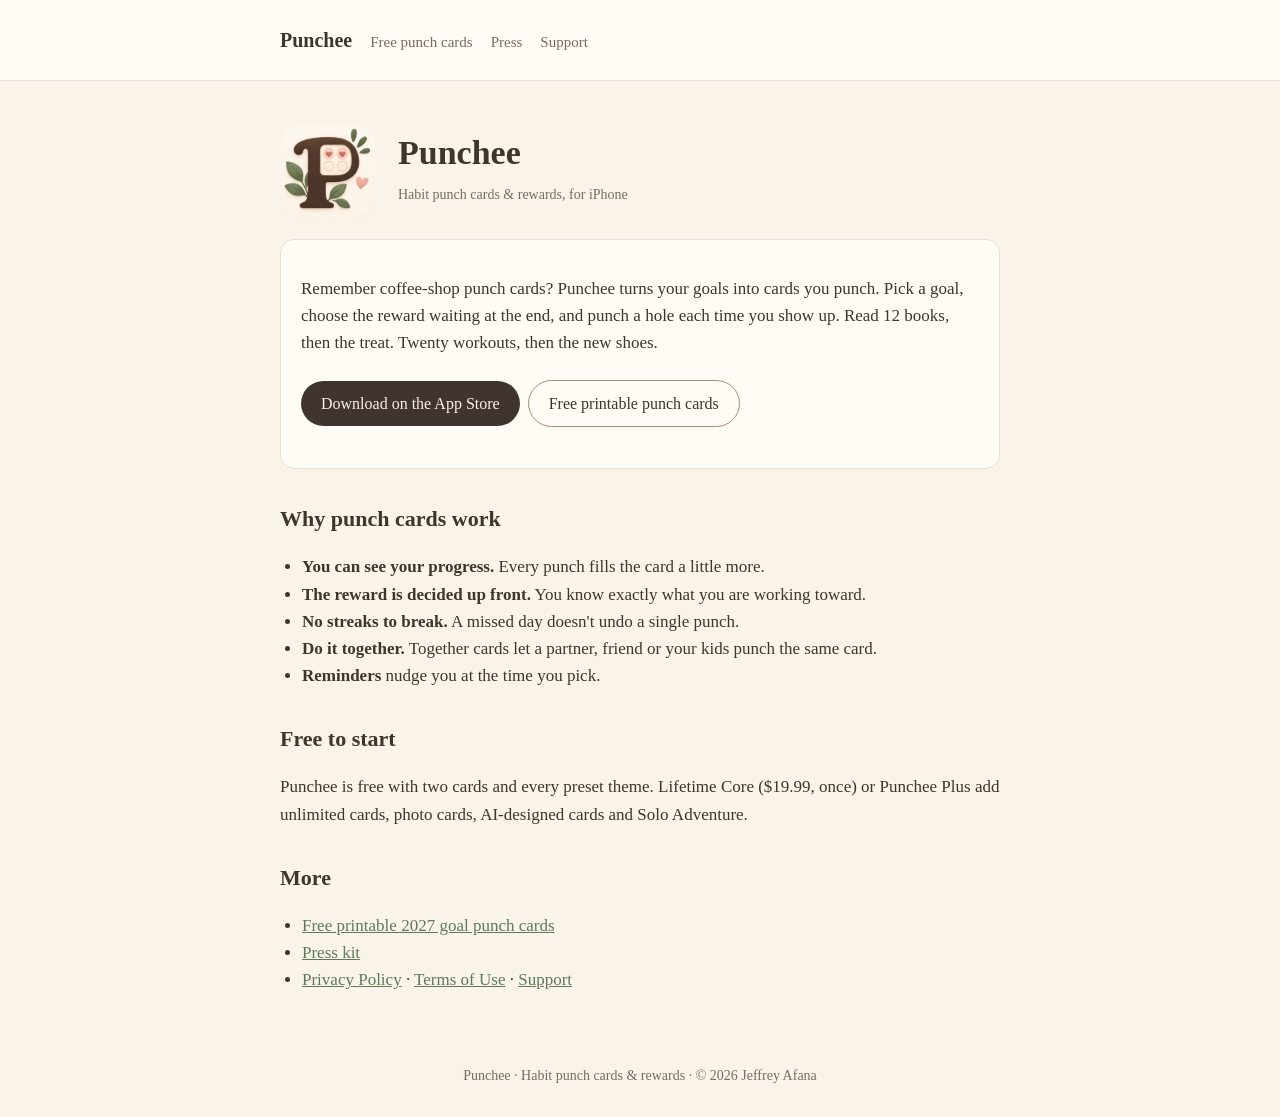
<file: index.html>
<!doctype html><html lang="en"><head><meta charset="utf-8"><meta name="viewport" content="width=device-width,initial-scale=1"><title>Punchee: habit punch cards and rewards</title><meta name="description" content="Punchee turns your goals into punch cards. Punch a hole for every step and earn the reward you chose. Free on iPhone."><meta property="og:title" content="Punchee: habit punch cards and rewards"><meta property="og:description" content="Turn your goals into punch cards and earn the reward you chose."><meta property="og:image" content="https://jfan2011.github.io/punchee-site/icon-512.png"><link rel="apple-touch-icon" href="apple-touch-icon.png"><link rel="stylesheet" href="style.css"></head><body><header><div class="wrap"><nav><a class="brand" href="index.html">Punchee</a><a href="punch-cards-2027.html">Free punch cards</a><a href="press.html">Press</a><a href="support.html">Support</a></nav></div></header><main class="wrap">
<div class="hero"><img src="icon-512.png" alt="Punchee app icon"><div><h1>Punchee</h1><p class="meta">Habit punch cards &amp; rewards, for iPhone</p></div></div>
<div class="card"><p>Remember coffee-shop punch cards? Punchee turns your goals into cards you punch. Pick a goal, choose the reward waiting at the end, and punch a hole each time you show up. Read 12 books, then the treat. Twenty workouts, then the new shoes.</p>
<p><a class="btn" href="https://apps.apple.com/app/id6800192577">Download on the App Store</a><a class="btn alt" href="punch-cards-2027.html">Free printable punch cards</a></p></div>
<h2>Why punch cards work</h2><ul>
<li><b>You can see your progress.</b> Every punch fills the card a little more.</li>
<li><b>The reward is decided up front.</b> You know exactly what you are working toward.</li>
<li><b>No streaks to break.</b> A missed day doesn't undo a single punch.</li>
<li><b>Do it together.</b> Together cards let a partner, friend or your kids punch the same card.</li>
<li><b>Reminders</b> nudge you at the time you pick.</li></ul>
<h2>Free to start</h2><p>Punchee is free with two cards and every preset theme. Lifetime Core ($19.99, once) or Punchee Plus add unlimited cards, photo cards, AI-designed cards and Solo Adventure.</p>
<h2>More</h2><ul><li><a href="punch-cards-2027.html">Free printable 2027 goal punch cards</a></li><li><a href="press.html">Press kit</a></li><li><a href="privacy.html">Privacy Policy</a> · <a href="terms.html">Terms of Use</a> · <a href="support.html">Support</a></li></ul>
</main><footer>Punchee · Habit punch cards &amp; rewards · © 2026 Jeffrey Afana</footer></body></html>
</file>
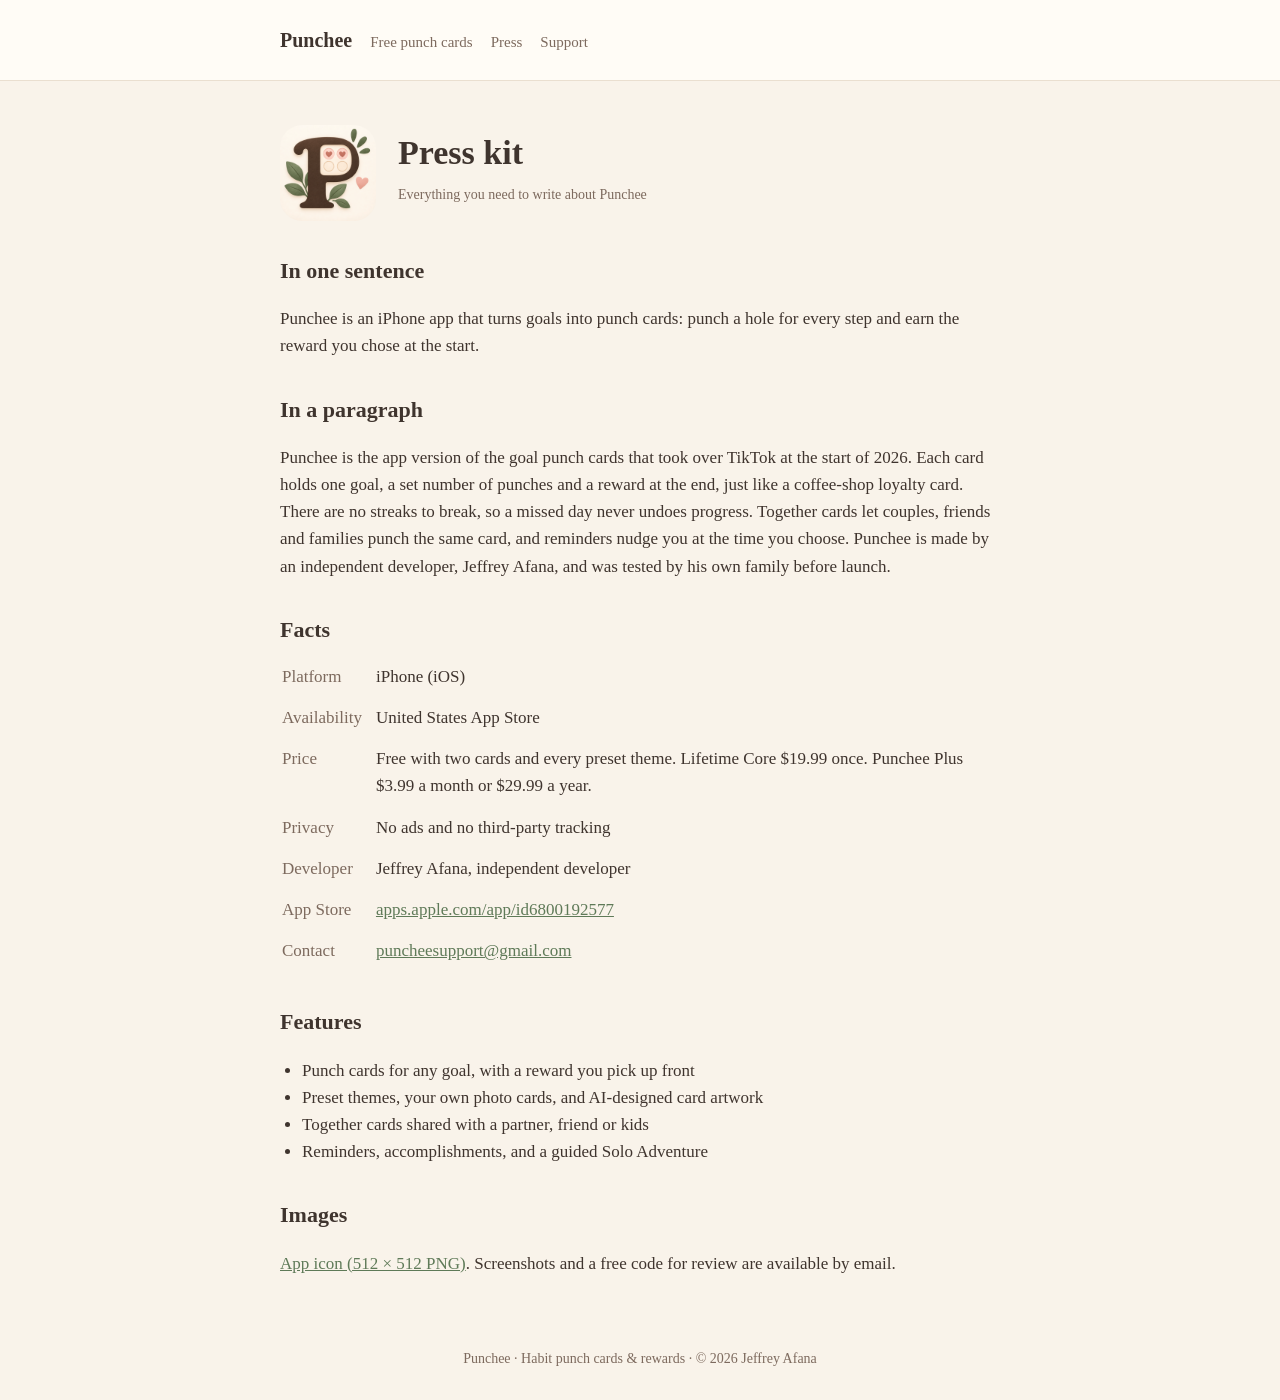
<file: press.html>
<!doctype html><html lang="en"><head><meta charset="utf-8"><meta name="viewport" content="width=device-width,initial-scale=1"><title>Press kit | Punchee</title><meta name="description" content="Press kit for Punchee, the iPhone app that turns goals into punch cards with rewards."><link rel="apple-touch-icon" href="apple-touch-icon.png"><link rel="stylesheet" href="style.css"></head><body><header><div class="wrap"><nav><a class="brand" href="index.html">Punchee</a><a href="punch-cards-2027.html">Free punch cards</a><a href="press.html">Press</a><a href="support.html">Support</a></nav></div></header><main class="wrap">
<div class="hero"><img src="icon-512.png" alt="Punchee app icon"><div><h1>Press kit</h1><p class="meta">Everything you need to write about Punchee</p></div></div>
<h2>In one sentence</h2><p>Punchee is an iPhone app that turns goals into punch cards: punch a hole for every step and earn the reward you chose at the start.</p>
<h2>In a paragraph</h2><p>Punchee is the app version of the goal punch cards that took over TikTok at the start of 2026. Each card holds one goal, a set number of punches and a reward at the end, just like a coffee-shop loyalty card. There are no streaks to break, so a missed day never undoes progress. Together cards let couples, friends and families punch the same card, and reminders nudge you at the time you choose. Punchee is made by an independent developer, Jeffrey Afana, and was tested by his own family before launch.</p>
<h2>Facts</h2><table class="facts">
<tr><td>Platform</td><td>iPhone (iOS)</td></tr>
<tr><td>Availability</td><td>United States App Store</td></tr>
<tr><td>Price</td><td>Free with two cards and every preset theme. Lifetime Core $19.99 once. Punchee Plus $3.99 a month or $29.99 a year.</td></tr>
<tr><td>Privacy</td><td>No ads and no third-party tracking</td></tr>
<tr><td>Developer</td><td>Jeffrey Afana, independent developer</td></tr>
<tr><td>App Store</td><td><a href="https://apps.apple.com/app/id6800192577">apps.apple.com/app/id6800192577</a></td></tr>
<tr><td>Contact</td><td><a href="mailto:puncheesupport@gmail.com">puncheesupport@gmail.com</a></td></tr></table>
<h2>Features</h2><ul>
<li>Punch cards for any goal, with a reward you pick up front</li>
<li>Preset themes, your own photo cards, and AI-designed card artwork</li>
<li>Together cards shared with a partner, friend or kids</li>
<li>Reminders, accomplishments, and a guided Solo Adventure</li></ul>
<h2>Images</h2><p><a href="icon-512.png">App icon (512 × 512 PNG)</a>. Screenshots and a free code for review are available by email.</p>
</main><footer>Punchee · Habit punch cards &amp; rewards · © 2026 Jeffrey Afana</footer></body></html>
</file>
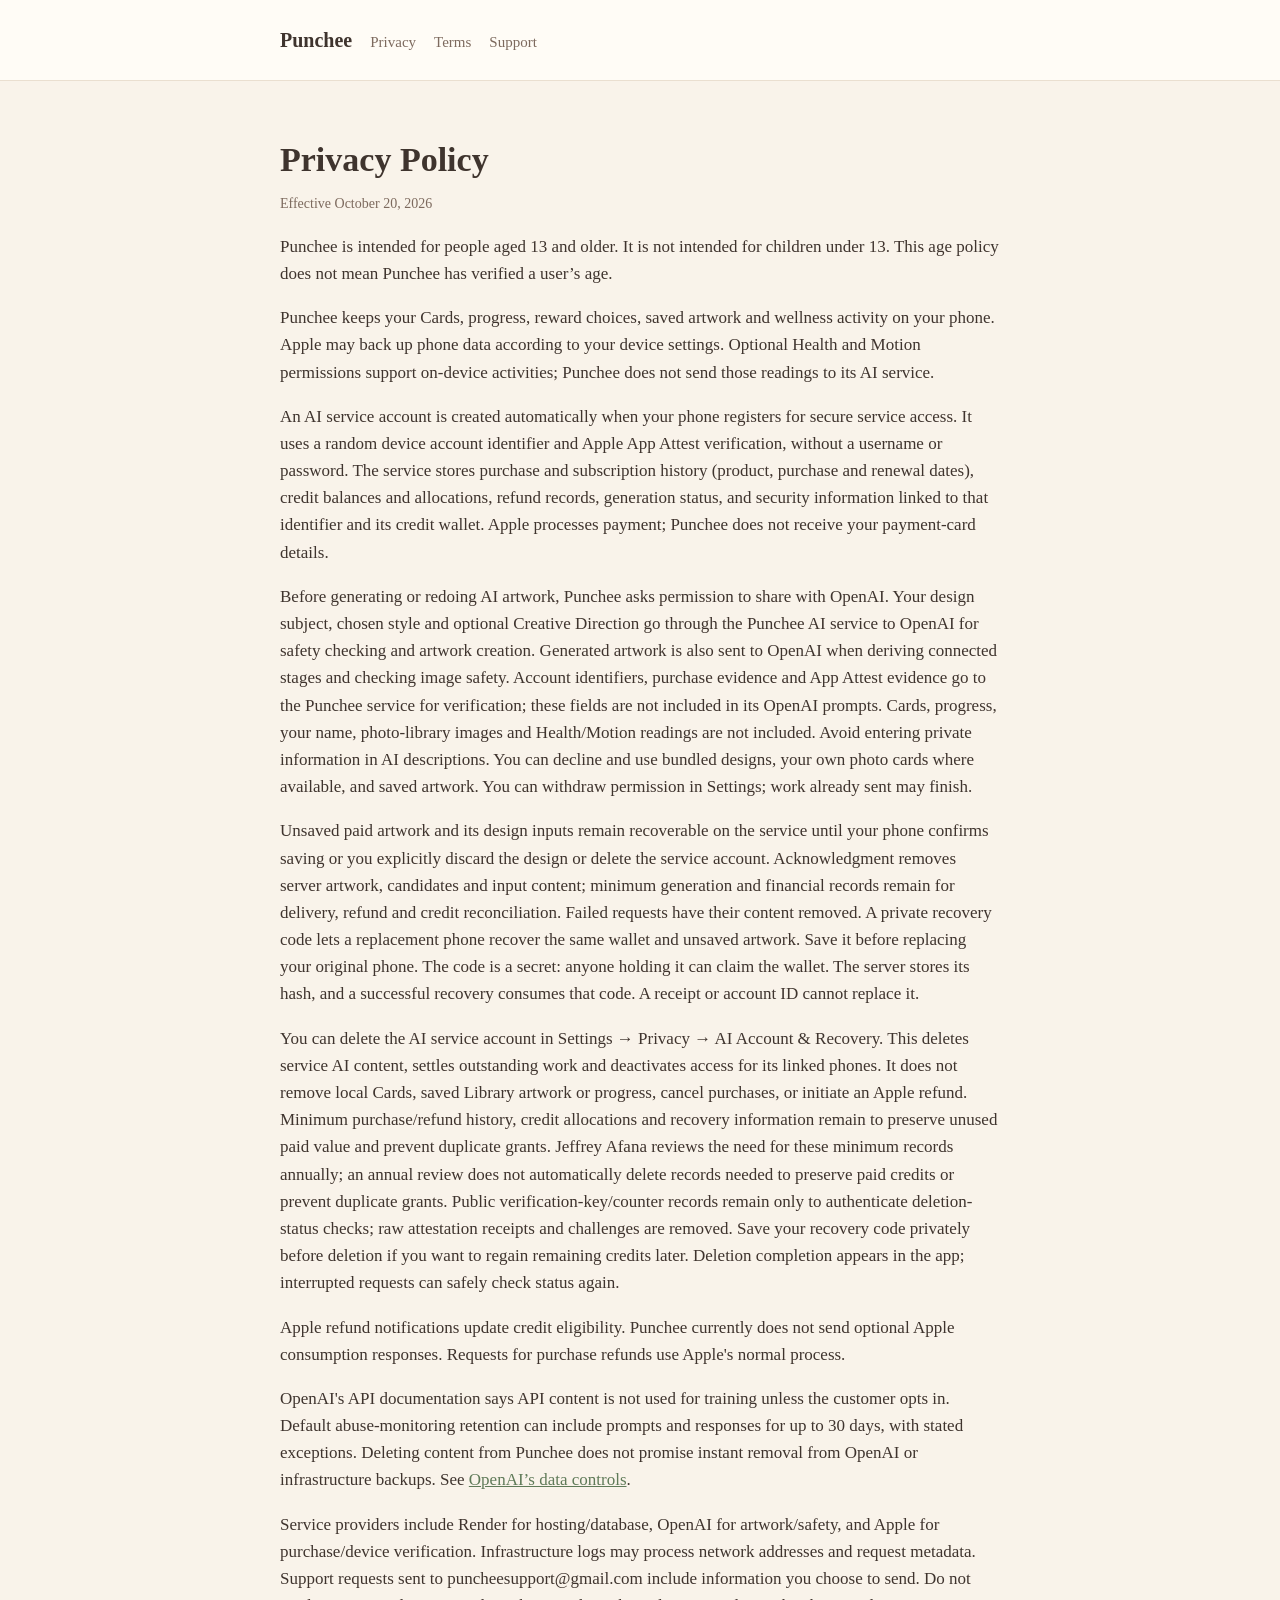
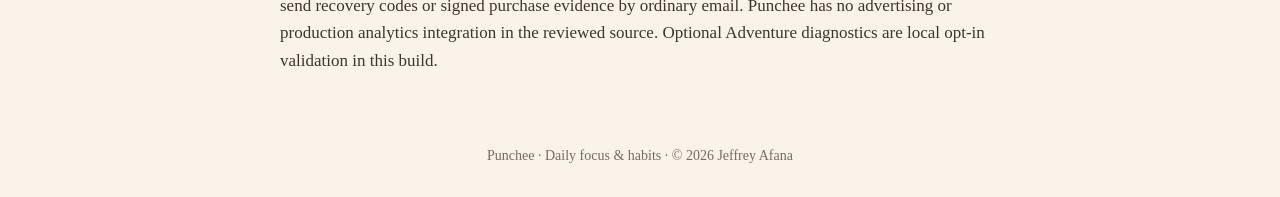
<file: privacy.html>
<!doctype html><html lang="en"><head><meta charset="utf-8"><meta name="viewport" content="width=device-width,initial-scale=1"><title>Punchee Privacy Policy</title><link rel="stylesheet" href="style.css"></head><body><header><div class="wrap"><nav><a class="brand" href="index.html">Punchee</a><a href="privacy.html">Privacy</a><a href="terms.html">Terms</a><a href="support.html">Support</a></nav></div></header><main class="wrap">
<h1>Privacy Policy</h1><p class="meta">Effective October 20, 2026</p>
<p>Punchee is intended for people aged 13 and older. It is not intended for children under 13. This age policy does not mean Punchee has verified a user’s age.</p>
<p>Punchee keeps your Cards, progress, reward choices, saved artwork and wellness activity on your phone. Apple may back up phone data according to your device settings. Optional Health and Motion permissions support on-device activities; Punchee does not send those readings to its AI service.</p>
<p>An AI service account is created automatically when your phone registers for secure service access. It uses a random device account identifier and Apple App Attest verification, without a username or password. The service stores purchase and subscription history (product, purchase and renewal dates), credit balances and allocations, refund records, generation status, and security information linked to that identifier and its credit wallet. Apple processes payment; Punchee does not receive your payment-card details.</p>
<p>Before generating or redoing AI artwork, Punchee asks permission to share with OpenAI. Your design subject, chosen style and optional Creative Direction go through the Punchee AI service to OpenAI for safety checking and artwork creation. Generated artwork is also sent to OpenAI when deriving connected stages and checking image safety. Account identifiers, purchase evidence and App Attest evidence go to the Punchee service for verification; these fields are not included in its OpenAI prompts. Cards, progress, your name, photo-library images and Health/Motion readings are not included. Avoid entering private information in AI descriptions. You can decline and use bundled designs, your own photo cards where available, and saved artwork. You can withdraw permission in Settings; work already sent may finish.</p>
<p>Unsaved paid artwork and its design inputs remain recoverable on the service until your phone confirms saving or you explicitly discard the design or delete the service account. Acknowledgment removes server artwork, candidates and input content; minimum generation and financial records remain for delivery, refund and credit reconciliation. Failed requests have their content removed. A private recovery code lets a replacement phone recover the same wallet and unsaved artwork. Save it before replacing your original phone. The code is a secret: anyone holding it can claim the wallet. The server stores its hash, and a successful recovery consumes that code. A receipt or account ID cannot replace it.</p>
<p>You can delete the AI service account in Settings → Privacy → AI Account &amp; Recovery. This deletes service AI content, settles outstanding work and deactivates access for its linked phones. It does not remove local Cards, saved Library artwork or progress, cancel purchases, or initiate an Apple refund. Minimum purchase/refund history, credit allocations and recovery information remain to preserve unused paid value and prevent duplicate grants. Jeffrey Afana reviews the need for these minimum records annually; an annual review does not automatically delete records needed to preserve paid credits or prevent duplicate grants. Public verification-key/counter records remain only to authenticate deletion-status checks; raw attestation receipts and challenges are removed. Save your recovery code privately before deletion if you want to regain remaining credits later. Deletion completion appears in the app; interrupted requests can safely check status again.</p>
<p>Apple refund notifications update credit eligibility. Punchee currently does not send optional Apple consumption responses. Requests for purchase refunds use Apple&#x27;s normal process.</p>
<p>OpenAI&#x27;s API documentation says API content is not used for training unless the customer opts in. Default abuse-monitoring retention can include prompts and responses for up to 30 days, with stated exceptions. Deleting content from Punchee does not promise instant removal from OpenAI or infrastructure backups. See <a href="https://developers.openai.com/api/docs/guides/your-data">OpenAI’s data controls</a>.</p>
<p>Service providers include Render for hosting/database, OpenAI for artwork/safety, and Apple for purchase/device verification. Infrastructure logs may process network addresses and request metadata. Support requests sent to puncheesupport@gmail.com include information you choose to send. Do not send recovery codes or signed purchase evidence by ordinary email. Punchee has no advertising or production analytics integration in the reviewed source. Optional Adventure diagnostics are local opt-in validation in this build.</p>
</main><footer>Punchee · Daily focus &amp; habits · © 2026 Jeffrey Afana</footer></body></html>
</file>
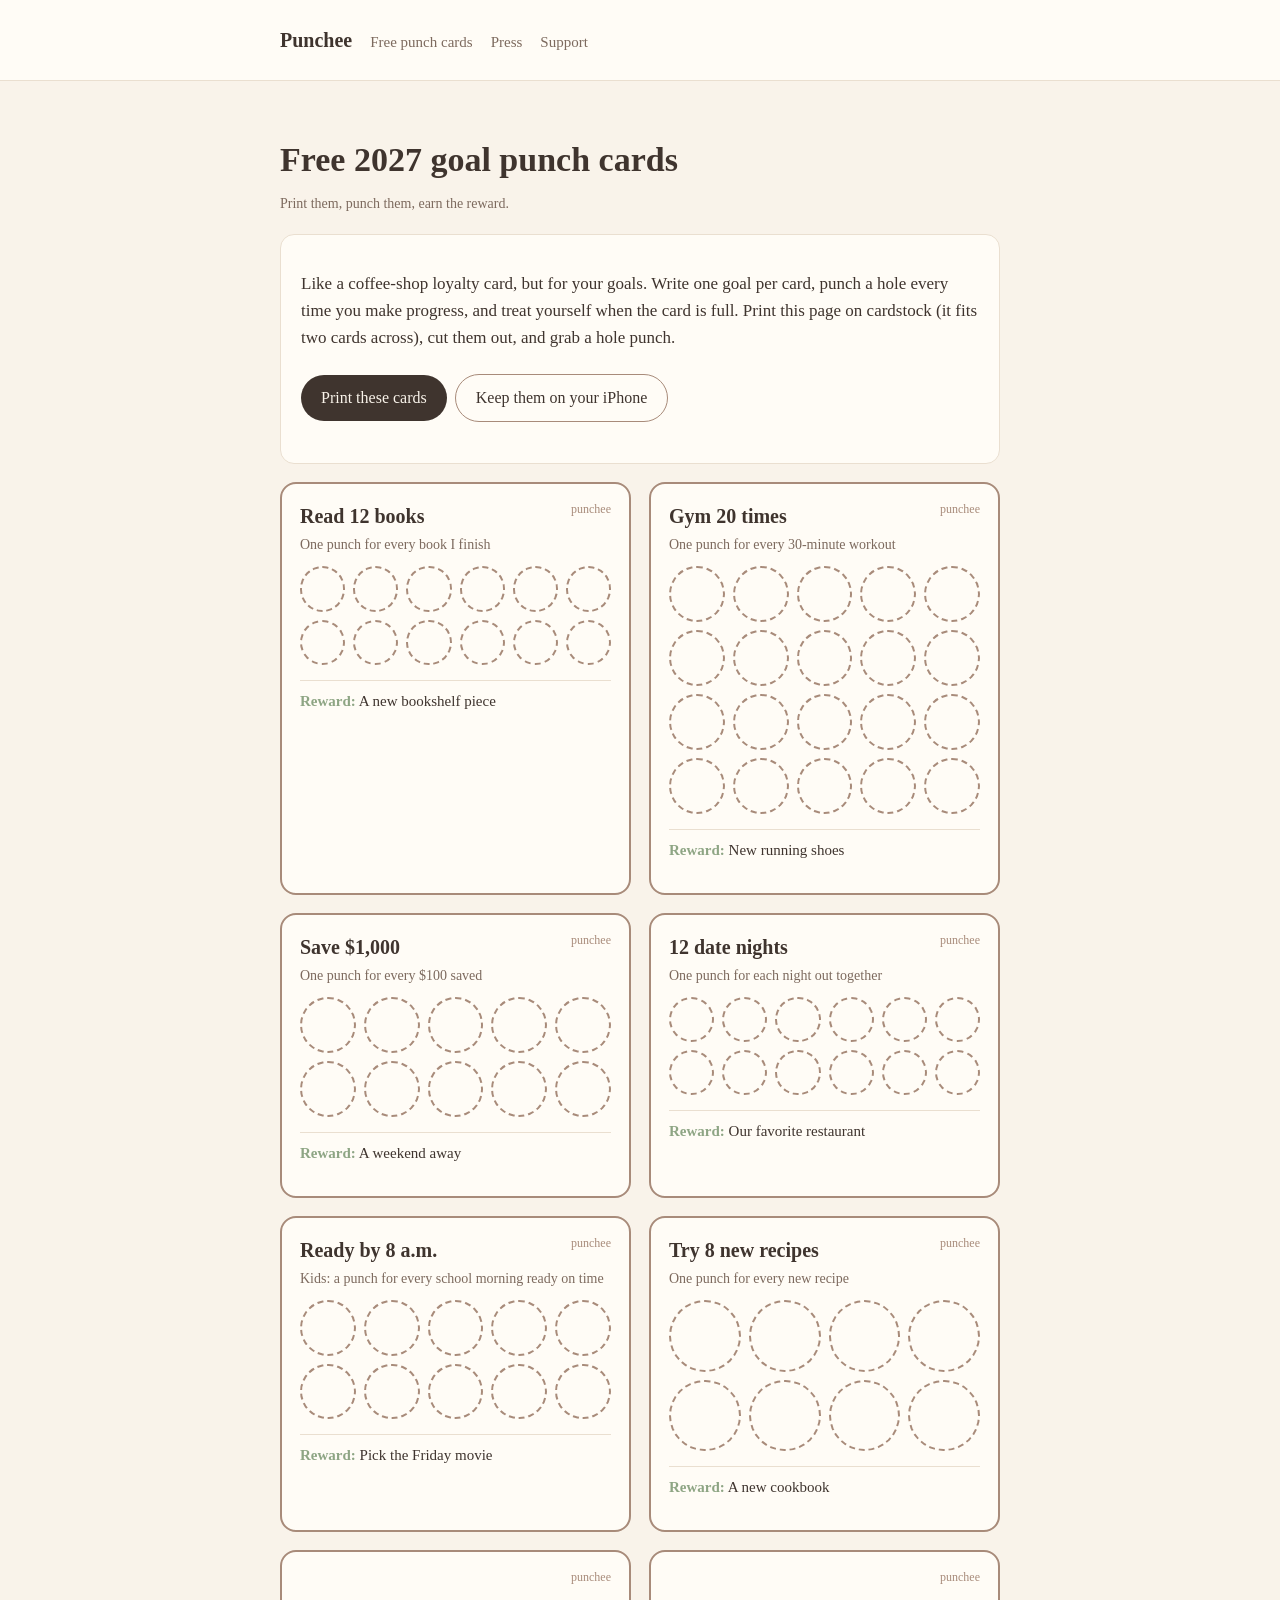
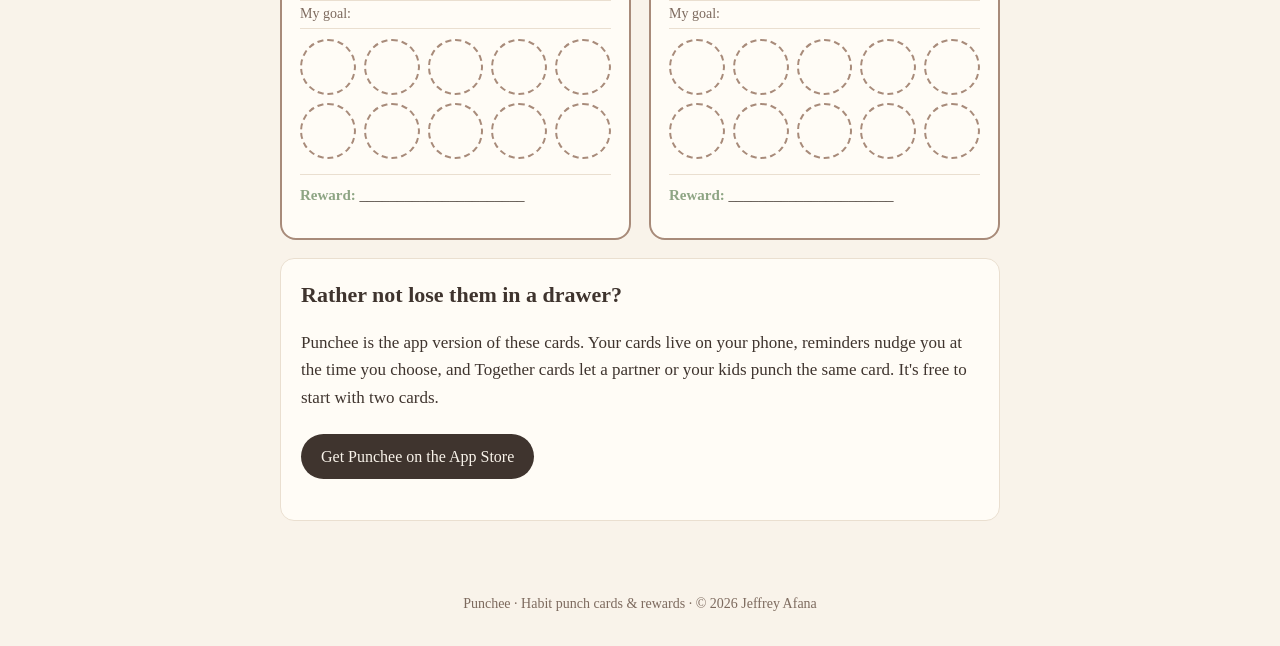
<file: punch-cards-2027.html>
<!doctype html><html lang="en"><head><meta charset="utf-8"><meta name="viewport" content="width=device-width,initial-scale=1"><title>Free printable 2027 goal punch cards | Punchee</title><meta name="description" content="Free printable punch cards for your 2027 goals: reading, gym, savings, date nights, kids' mornings and recipes, plus blank cards. Punch a hole for every step and earn your reward."><meta property="og:title" content="Free printable 2027 goal punch cards"><meta property="og:description" content="Print, punch, and earn the reward you chose. Or keep your punch cards on your iPhone with Punchee."><meta property="og:image" content="https://jfan2011.github.io/punchee-site/icon-512.png"><link rel="apple-touch-icon" href="apple-touch-icon.png"><link rel="stylesheet" href="style.css"></head><body><header><div class="wrap"><nav><a class="brand" href="index.html">Punchee</a><a href="punch-cards-2027.html">Free punch cards</a><a href="press.html">Press</a><a href="support.html">Support</a></nav></div></header><main class="wrap">
<h1>Free 2027 goal punch cards</h1><p class="meta">Print them, punch them, earn the reward.</p>
<div class="card noprint"><p>Like a coffee-shop loyalty card, but for your goals. Write one goal per card, punch a hole every time you make progress, and treat yourself when the card is full. Print this page on cardstock (it fits two cards across), cut them out, and grab a hole punch.</p>
<p><a class="btn" href="#" onclick="window.print();return false">Print these cards</a><a class="btn alt" href="https://apps.apple.com/app/id6800192577">Keep them on your iPhone</a></p></div>
<div class="cards"><div class="pc"><span class="mark">punchee</span><p class="t">Read 12 books</p><p class="g">One punch for every book I finish</p><div class="holes" style="--cols:6"><span></span><span></span><span></span><span></span><span></span><span></span><span></span><span></span><span></span><span></span><span></span><span></span></div><p class="r"><b>Reward:</b> A new bookshelf piece</p></div><div class="pc"><span class="mark">punchee</span><p class="t">Gym 20 times</p><p class="g">One punch for every 30-minute workout</p><div class="holes" style="--cols:5"><span></span><span></span><span></span><span></span><span></span><span></span><span></span><span></span><span></span><span></span><span></span><span></span><span></span><span></span><span></span><span></span><span></span><span></span><span></span><span></span></div><p class="r"><b>Reward:</b> New running shoes</p></div><div class="pc"><span class="mark">punchee</span><p class="t">Save $1,000</p><p class="g">One punch for every $100 saved</p><div class="holes" style="--cols:5"><span></span><span></span><span></span><span></span><span></span><span></span><span></span><span></span><span></span><span></span></div><p class="r"><b>Reward:</b> A weekend away</p></div><div class="pc"><span class="mark">punchee</span><p class="t">12 date nights</p><p class="g">One punch for each night out together</p><div class="holes" style="--cols:6"><span></span><span></span><span></span><span></span><span></span><span></span><span></span><span></span><span></span><span></span><span></span><span></span></div><p class="r"><b>Reward:</b> Our favorite restaurant</p></div><div class="pc"><span class="mark">punchee</span><p class="t">Ready by 8 a.m.</p><p class="g">Kids: a punch for every school morning ready on time</p><div class="holes" style="--cols:5"><span></span><span></span><span></span><span></span><span></span><span></span><span></span><span></span><span></span><span></span></div><p class="r"><b>Reward:</b> Pick the Friday movie</p></div><div class="pc"><span class="mark">punchee</span><p class="t">Try 8 new recipes</p><p class="g">One punch for every new recipe</p><div class="holes" style="--cols:4"><span></span><span></span><span></span><span></span><span></span><span></span><span></span><span></span></div><p class="r"><b>Reward:</b> A new cookbook</p></div><div class="pc blank"><span class="mark">punchee</span><p class="t">&nbsp;</p><p class="g">My goal:</p><div class="holes" style="--cols:5"><span></span><span></span><span></span><span></span><span></span><span></span><span></span><span></span><span></span><span></span></div><p class="r"><b>Reward:</b> ______________________</p></div><div class="pc blank"><span class="mark">punchee</span><p class="t">&nbsp;</p><p class="g">My goal:</p><div class="holes" style="--cols:5"><span></span><span></span><span></span><span></span><span></span><span></span><span></span><span></span><span></span><span></span></div><p class="r"><b>Reward:</b> ______________________</p></div></div>
<div class="card noprint"><h2 style="margin-top:0">Rather not lose them in a drawer?</h2><p>Punchee is the app version of these cards. Your cards live on your phone, reminders nudge you at the time you choose, and Together cards let a partner or your kids punch the same card. It's free to start with two cards.</p><p><a class="btn" href="https://apps.apple.com/app/id6800192577">Get Punchee on the App Store</a></p></div>
</main><footer>Punchee · Habit punch cards &amp; rewards · © 2026 Jeffrey Afana</footer></body></html>
</file>
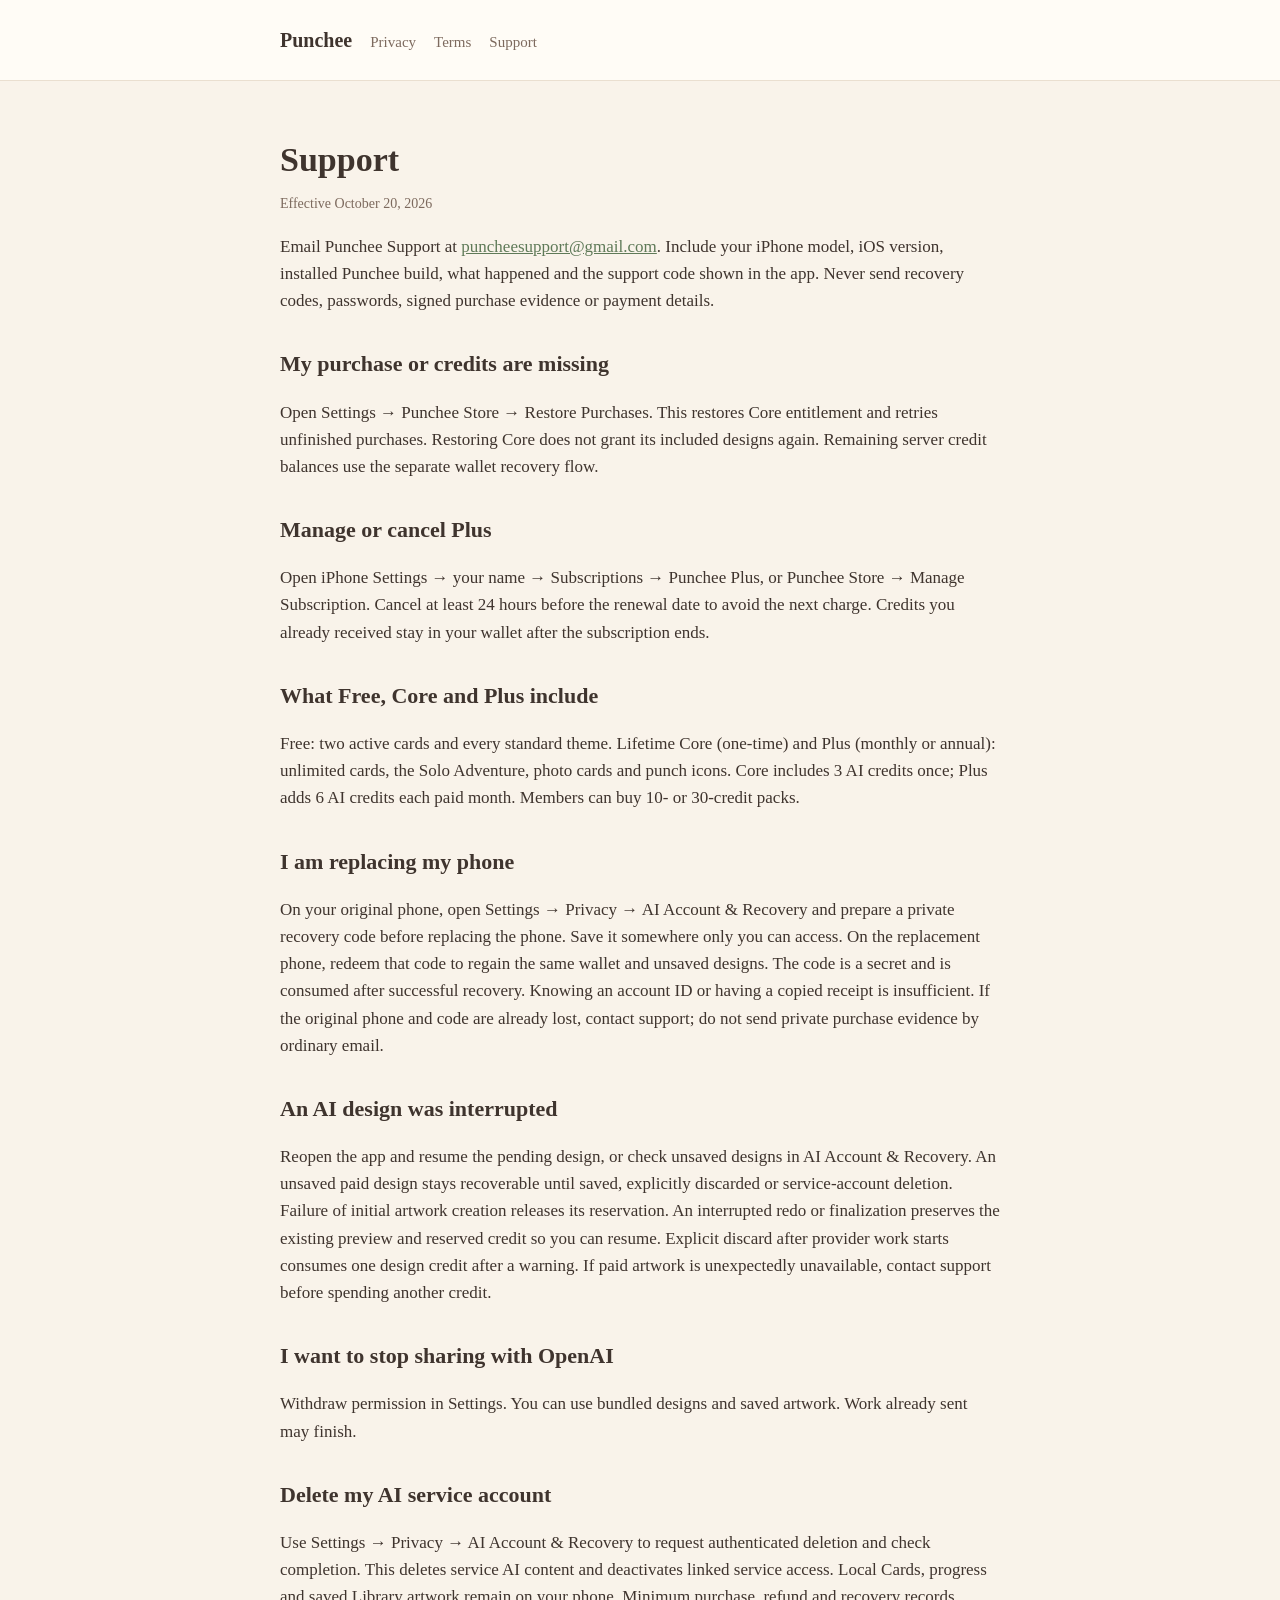
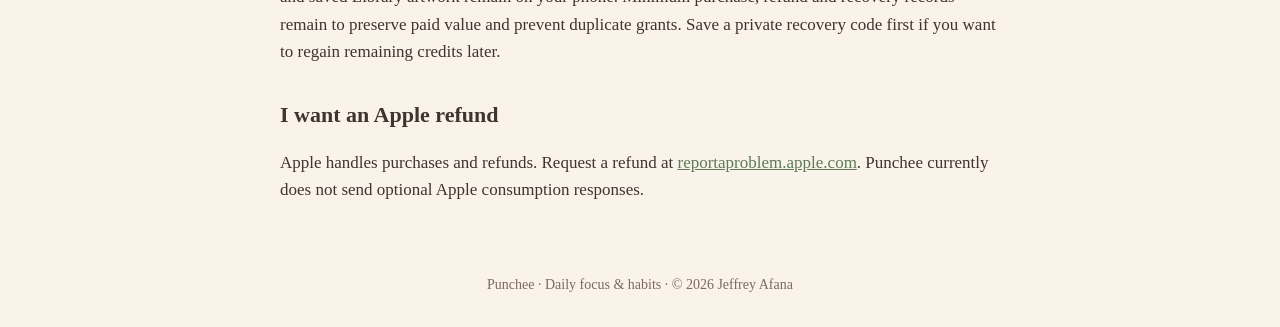
<file: support.html>
<!doctype html><html lang="en"><head><meta charset="utf-8"><meta name="viewport" content="width=device-width,initial-scale=1"><title>Punchee Support</title><link rel="stylesheet" href="style.css"></head><body><header><div class="wrap"><nav><a class="brand" href="index.html">Punchee</a><a href="privacy.html">Privacy</a><a href="terms.html">Terms</a><a href="support.html">Support</a></nav></div></header><main class="wrap">
<h1>Support</h1><p class="meta">Effective October 20, 2026</p>
<p>Email Punchee Support at <a href="mailto:puncheesupport@gmail.com">puncheesupport@gmail.com</a>. Include your iPhone model, iOS version, installed Punchee build, what happened and the support code shown in the app. Never send recovery codes, passwords, signed purchase evidence or payment details.</p>
<h2>My purchase or credits are missing</h2><p>Open Settings → Punchee Store → Restore Purchases. This restores Core entitlement and retries unfinished purchases. Restoring Core does not grant its included designs again. Remaining server credit balances use the separate wallet recovery flow.</p>
<h2>Manage or cancel Plus</h2><p>Open iPhone Settings → your name → Subscriptions → Punchee Plus, or Punchee Store → Manage Subscription. Cancel at least 24 hours before the renewal date to avoid the next charge. Credits you already received stay in your wallet after the subscription ends.</p>
<h2>What Free, Core and Plus include</h2><p>Free: two active cards and every standard theme. Lifetime Core (one-time) and Plus (monthly or annual): unlimited cards, the Solo Adventure, photo cards and punch icons. Core includes 3 AI credits once; Plus adds 6 AI credits each paid month. Members can buy 10- or 30-credit packs.</p>
<h2>I am replacing my phone</h2><p>On your original phone, open Settings → Privacy → AI Account &amp; Recovery and prepare a private recovery code before replacing the phone. Save it somewhere only you can access. On the replacement phone, redeem that code to regain the same wallet and unsaved designs. The code is a secret and is consumed after successful recovery. Knowing an account ID or having a copied receipt is insufficient. If the original phone and code are already lost, contact support; do not send private purchase evidence by ordinary email.</p>
<h2>An AI design was interrupted</h2><p>Reopen the app and resume the pending design, or check unsaved designs in AI Account &amp; Recovery. An unsaved paid design stays recoverable until saved, explicitly discarded or service-account deletion. Failure of initial artwork creation releases its reservation. An interrupted redo or finalization preserves the existing preview and reserved credit so you can resume. Explicit discard after provider work starts consumes one design credit after a warning. If paid artwork is unexpectedly unavailable, contact support before spending another credit.</p>
<h2>I want to stop sharing with OpenAI</h2><p>Withdraw permission in Settings. You can use bundled designs and saved artwork. Work already sent may finish.</p>
<h2>Delete my AI service account</h2><p>Use Settings → Privacy → AI Account &amp; Recovery to request authenticated deletion and check completion. This deletes service AI content and deactivates linked service access. Local Cards, progress and saved Library artwork remain on your phone. Minimum purchase, refund and recovery records remain to preserve paid value and prevent duplicate grants. Save a private recovery code first if you want to regain remaining credits later.</p>
<h2>I want an Apple refund</h2><p>Apple handles purchases and refunds. Request a refund at <a href="https://reportaproblem.apple.com">reportaproblem.apple.com</a>. Punchee currently does not send optional Apple consumption responses.</p>
</main><footer>Punchee · Daily focus &amp; habits · © 2026 Jeffrey Afana</footer></body></html>
</file>
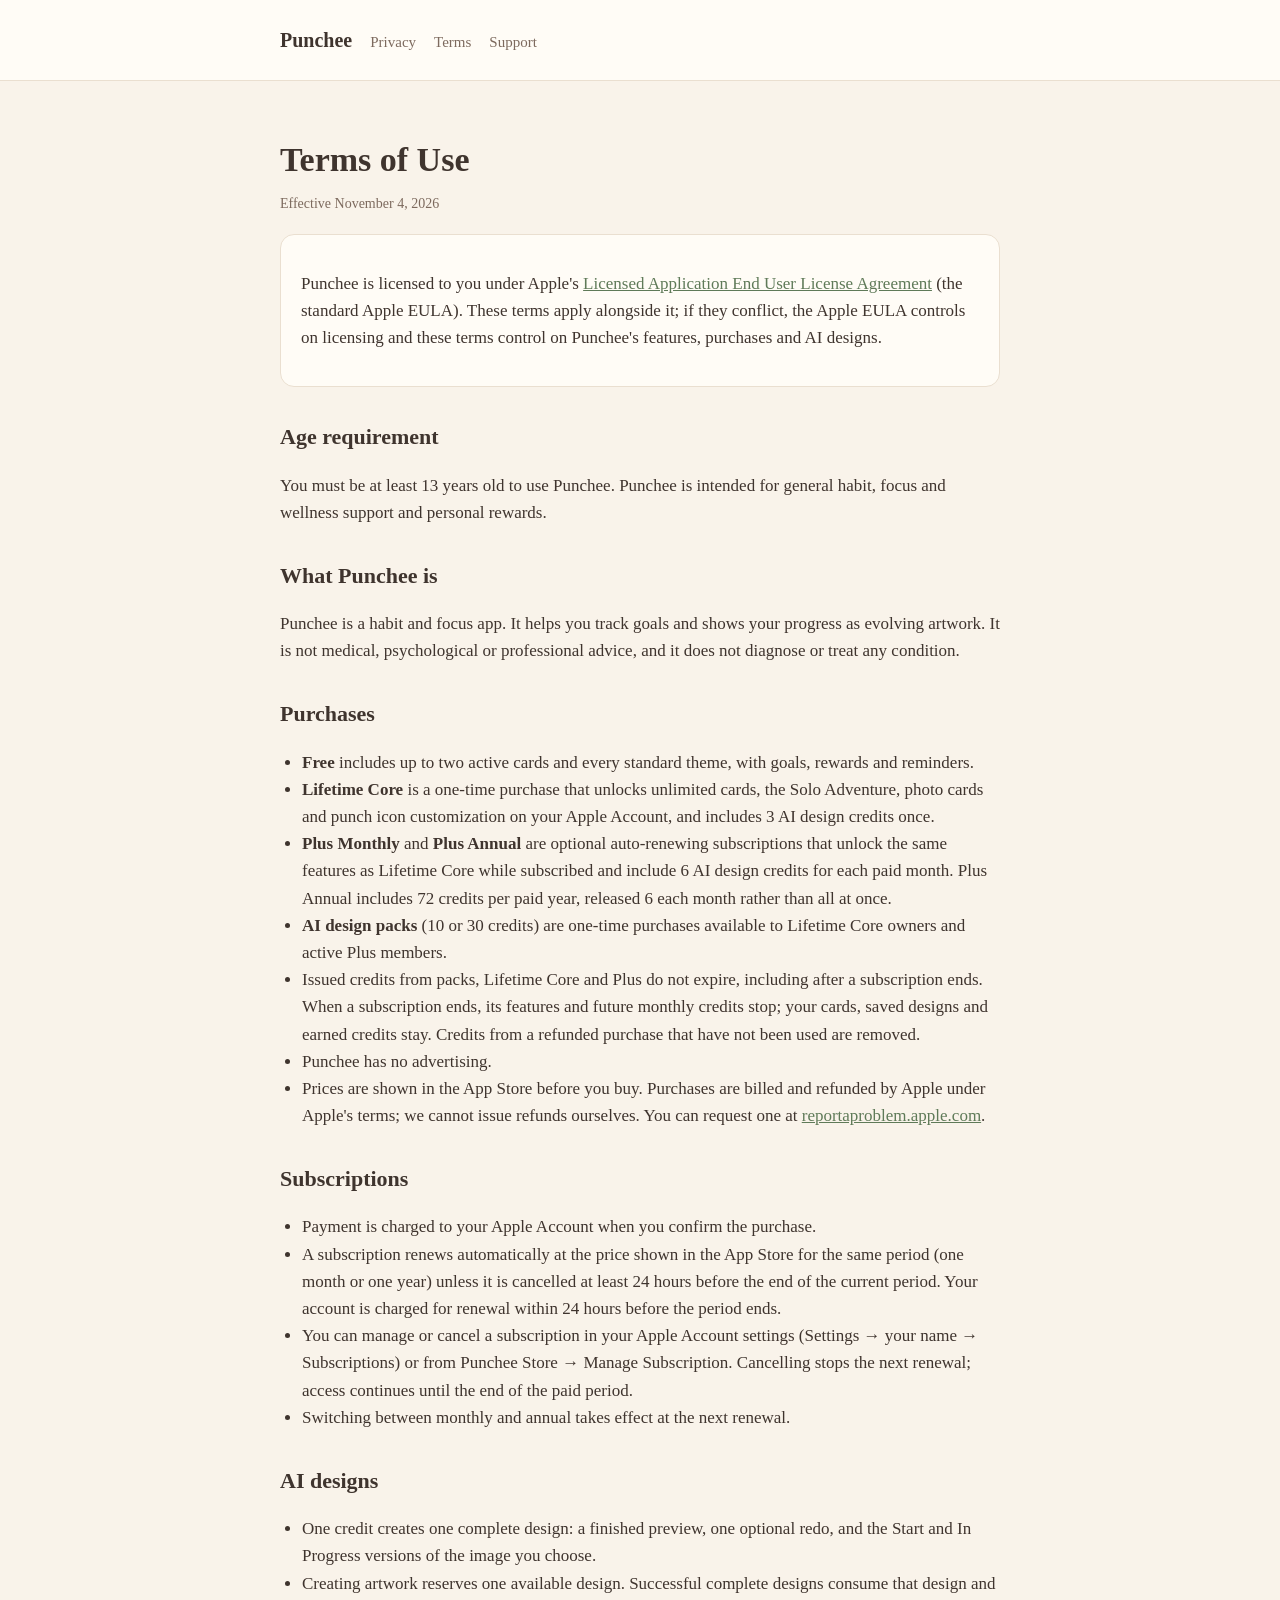
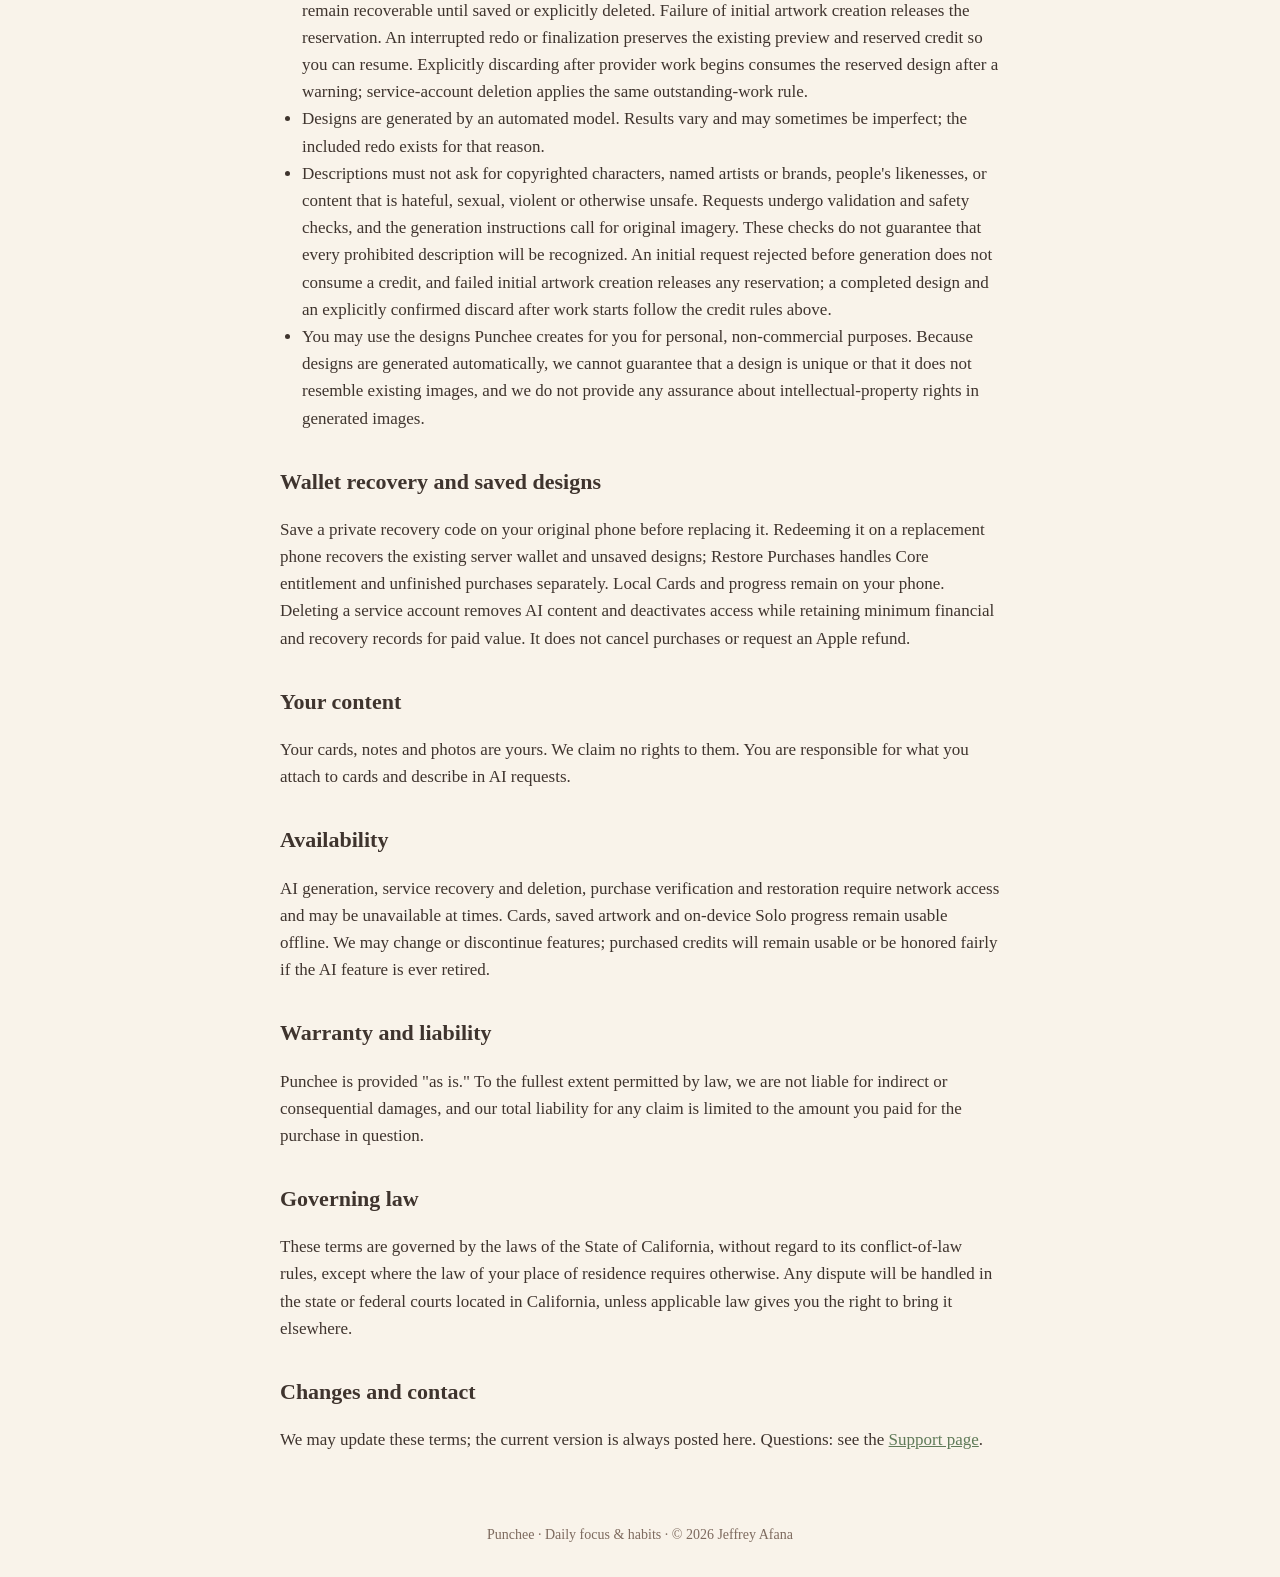
<file: terms.html>
<!doctype html><html lang="en"><head><meta charset="utf-8"><meta name="viewport" content="width=device-width,initial-scale=1"><title>Punchee Terms of Use</title><link rel="stylesheet" href="style.css"></head><body><header><div class="wrap"><nav><a class="brand" href="index.html">Punchee</a><a href="privacy.html">Privacy</a><a href="terms.html">Terms</a><a href="support.html">Support</a></nav></div></header><main class="wrap">
<h1>Terms of Use</h1><p class="meta">Effective November 4, 2026</p>
<div class="card"><p>Punchee is licensed to you under Apple's <a href="https://www.apple.com/legal/internet-services/itunes/dev/stdeula/">Licensed Application End User License Agreement</a> (the standard Apple EULA). These terms apply alongside it; if they conflict, the Apple EULA controls on licensing and these terms control on Punchee's features, purchases and AI designs.</p></div>

<h2>Age requirement</h2>
<p>You must be at least 13 years old to use Punchee. Punchee is intended for general habit, focus and wellness support and personal rewards.</p>

<h2>What Punchee is</h2>
<p>Punchee is a habit and focus app. It helps you track goals and shows your progress as evolving artwork. It is not medical, psychological or professional advice, and it does not diagnose or treat any condition.</p>

<h2>Purchases</h2>
<ul>
<li><strong>Free</strong> includes up to two active cards and every standard theme, with goals, rewards and reminders.</li>
<li><strong>Lifetime Core</strong> is a one-time purchase that unlocks unlimited cards, the Solo Adventure, photo cards and punch icon customization on your Apple Account, and includes 3 AI design credits once.</li>
<li><strong>Plus Monthly</strong> and <strong>Plus Annual</strong> are optional auto-renewing subscriptions that unlock the same features as Lifetime Core while subscribed and include 6 AI design credits for each paid month. Plus Annual includes 72 credits per paid year, released 6 each month rather than all at once.</li>
<li><strong>AI design packs</strong> (10 or 30 credits) are one-time purchases available to Lifetime Core owners and active Plus members.</li>
<li>Issued credits from packs, Lifetime Core and Plus do not expire, including after a subscription ends. When a subscription ends, its features and future monthly credits stop; your cards, saved designs and earned credits stay. Credits from a refunded purchase that have not been used are removed.</li>
<li>Punchee has no advertising.</li>
<li>Prices are shown in the App Store before you buy. Purchases are billed and refunded by Apple under Apple's terms; we cannot issue refunds ourselves. You can request one at <a href="https://reportaproblem.apple.com">reportaproblem.apple.com</a>.</li>
</ul>

<h2>Subscriptions</h2>
<ul>
<li>Payment is charged to your Apple Account when you confirm the purchase.</li>
<li>A subscription renews automatically at the price shown in the App Store for the same period (one month or one year) unless it is cancelled at least 24 hours before the end of the current period. Your account is charged for renewal within 24 hours before the period ends.</li>
<li>You can manage or cancel a subscription in your Apple Account settings (Settings → your name → Subscriptions) or from Punchee Store → Manage Subscription. Cancelling stops the next renewal; access continues until the end of the paid period.</li>
<li>Switching between monthly and annual takes effect at the next renewal.</li>
</ul>

<h2>AI designs</h2>
<ul>
<li>One credit creates one complete design: a finished preview, one optional redo, and the Start and In Progress versions of the image you choose.</li>
<li>Creating artwork reserves one available design. Successful complete designs consume that design and remain recoverable until saved or explicitly deleted. Failure of initial artwork creation releases the reservation. An interrupted redo or finalization preserves the existing preview and reserved credit so you can resume. Explicitly discarding after provider work begins consumes the reserved design after a warning; service-account deletion applies the same outstanding-work rule.</li>
<li>Designs are generated by an automated model. Results vary and may sometimes be imperfect; the included redo exists for that reason.</li>
<li>Descriptions must not ask for copyrighted characters, named artists or brands, people's likenesses, or content that is hateful, sexual, violent or otherwise unsafe. Requests undergo validation and safety checks, and the generation instructions call for original imagery. These checks do not guarantee that every prohibited description will be recognized. An initial request rejected before generation does not consume a credit, and failed initial artwork creation releases any reservation; a completed design and an explicitly confirmed discard after work starts follow the credit rules above.</li>
<li>You may use the designs Punchee creates for you for personal, non-commercial purposes. Because designs are generated automatically, we cannot guarantee that a design is unique or that it does not resemble existing images, and we do not provide any assurance about intellectual-property rights in generated images.</li>
</ul>

<h2>Wallet recovery and saved designs</h2>
<p>Save a private recovery code on your original phone before replacing it. Redeeming it on a replacement phone recovers the existing server wallet and unsaved designs; Restore Purchases handles Core entitlement and unfinished purchases separately. Local Cards and progress remain on your phone. Deleting a service account removes AI content and deactivates access while retaining minimum financial and recovery records for paid value. It does not cancel purchases or request an Apple refund.</p>

<h2>Your content</h2>
<p>Your cards, notes and photos are yours. We claim no rights to them. You are responsible for what you attach to cards and describe in AI requests.</p>

<h2>Availability</h2>
<p>AI generation, service recovery and deletion, purchase verification and restoration require network access and may be unavailable at times. Cards, saved artwork and on-device Solo progress remain usable offline. We may change or discontinue features; purchased credits will remain usable or be honored fairly if the AI feature is ever retired.</p>

<h2>Warranty and liability</h2>
<p>Punchee is provided "as is." To the fullest extent permitted by law, we are not liable for indirect or consequential damages, and our total liability for any claim is limited to the amount you paid for the purchase in question.</p>

<h2>Governing law</h2>
<p>These terms are governed by the laws of the State of California, without regard to its conflict-of-law rules, except where the law of your place of residence requires otherwise. Any dispute will be handled in the state or federal courts located in California, unless applicable law gives you the right to bring it elsewhere.</p>

<h2>Changes and contact</h2>
<p>We may update these terms; the current version is always posted here. Questions: see the <a href="support.html">Support page</a>.</p>
</main><footer>Punchee · Daily focus &amp; habits · © 2026 Jeffrey Afana</footer></body></html>
</file>
<file: style.css>
:root{--cream:#F9F3EA;--sage:#8EA584;--blush:#E7B5AC;--taupe:#A88B7A;--charcoal:#3F342E;--ink:#3F342E;--muted:#7D6A5E;--card:#FFFCF6}
*{box-sizing:border-box}
body{margin:0;background:var(--cream);color:var(--ink);font:17px/1.6 Georgia,"Times New Roman",serif}
header{background:var(--card);border-bottom:1px solid #EADFD0}
.wrap{max-width:760px;margin:0 auto;padding:24px 20px}
nav a{color:var(--muted);text-decoration:none;margin-right:18px;font-size:15px}
nav a.brand{color:var(--charcoal);font-weight:bold;font-size:20px}
h1{font-size:34px;margin:28px 0 6px}
h2{font-size:22px;margin:32px 0 8px;color:var(--charcoal)}
p.meta{color:var(--muted);font-size:14px;margin-top:0}
.card{background:var(--card);border:1px solid #EADFD0;border-radius:14px;padding:18px 20px;margin:18px 0}
ul{padding-left:22px}
a{color:#5F7A58}
footer{color:var(--muted);font-size:14px;padding:30px 20px;text-align:center}
.pill{display:inline-block;background:var(--sage);color:#fff;border-radius:999px;padding:2px 10px;font-size:13px;margin-left:8px;vertical-align:middle}
@media (prefers-color-scheme: dark){:root{--cream:#2B2622;--card:#342E29;--ink:#F3EBE0;--muted:#C9B8A5;--charcoal:#F3EBE0}header{border-color:#4A413A}.card{border-color:#4A413A}a{color:#A9C29F}}
.hero{display:flex;gap:22px;align-items:center;margin-top:20px}
.hero img{width:96px;height:96px;border-radius:22px;flex:none}
.hero h1{margin:0 0 4px}
.btn{display:inline-block;background:var(--charcoal);color:var(--cream);text-decoration:none;border-radius:999px;padding:10px 20px;font-size:16px;margin:6px 8px 6px 0}
.btn.alt{background:transparent;color:var(--charcoal);border:1px solid var(--taupe)}
.cards{display:grid;grid-template-columns:repeat(auto-fit,minmax(300px,1fr));gap:18px;margin:18px 0}
.pc{background:#FFFCF6;color:#3F342E;border:2px solid #A88B7A;border-radius:16px;padding:16px 18px;break-inside:avoid;page-break-inside:avoid}
.pc .t{font-size:20px;font-weight:bold;margin:0}
.pc .g{font-size:14px;color:#7D6A5E;margin:2px 0 10px}
.pc .holes{display:grid;grid-template-columns:repeat(var(--cols,5),1fr);gap:8px;margin:8px 0 12px}
.pc .holes span{aspect-ratio:1;border:2px dashed #A88B7A;border-radius:50%;display:block}
.pc .r{border-top:1px solid #EADFD0;padding-top:8px;font-size:15px}
.pc .r b{color:#8EA584}
.pc .mark{float:right;font-size:12px;color:#A88B7A}
.pc.blank .t,.pc.blank .g{border-bottom:1px solid #EADFD0;min-height:26px}
.facts td{padding:6px 12px 6px 0;vertical-align:top}
.facts td:first-child{color:var(--muted);white-space:nowrap}
.shots img{width:150px;border-radius:14px;margin:0 10px 10px 0;border:1px solid #EADFD0}
@media (max-width:520px){.hero{flex-direction:column;align-items:flex-start}}
@media print{header,footer,.noprint{display:none!important}body{background:#fff}.wrap{max-width:none;padding:0}.cards{grid-template-columns:1fr 1fr;gap:14px}}
</file>
